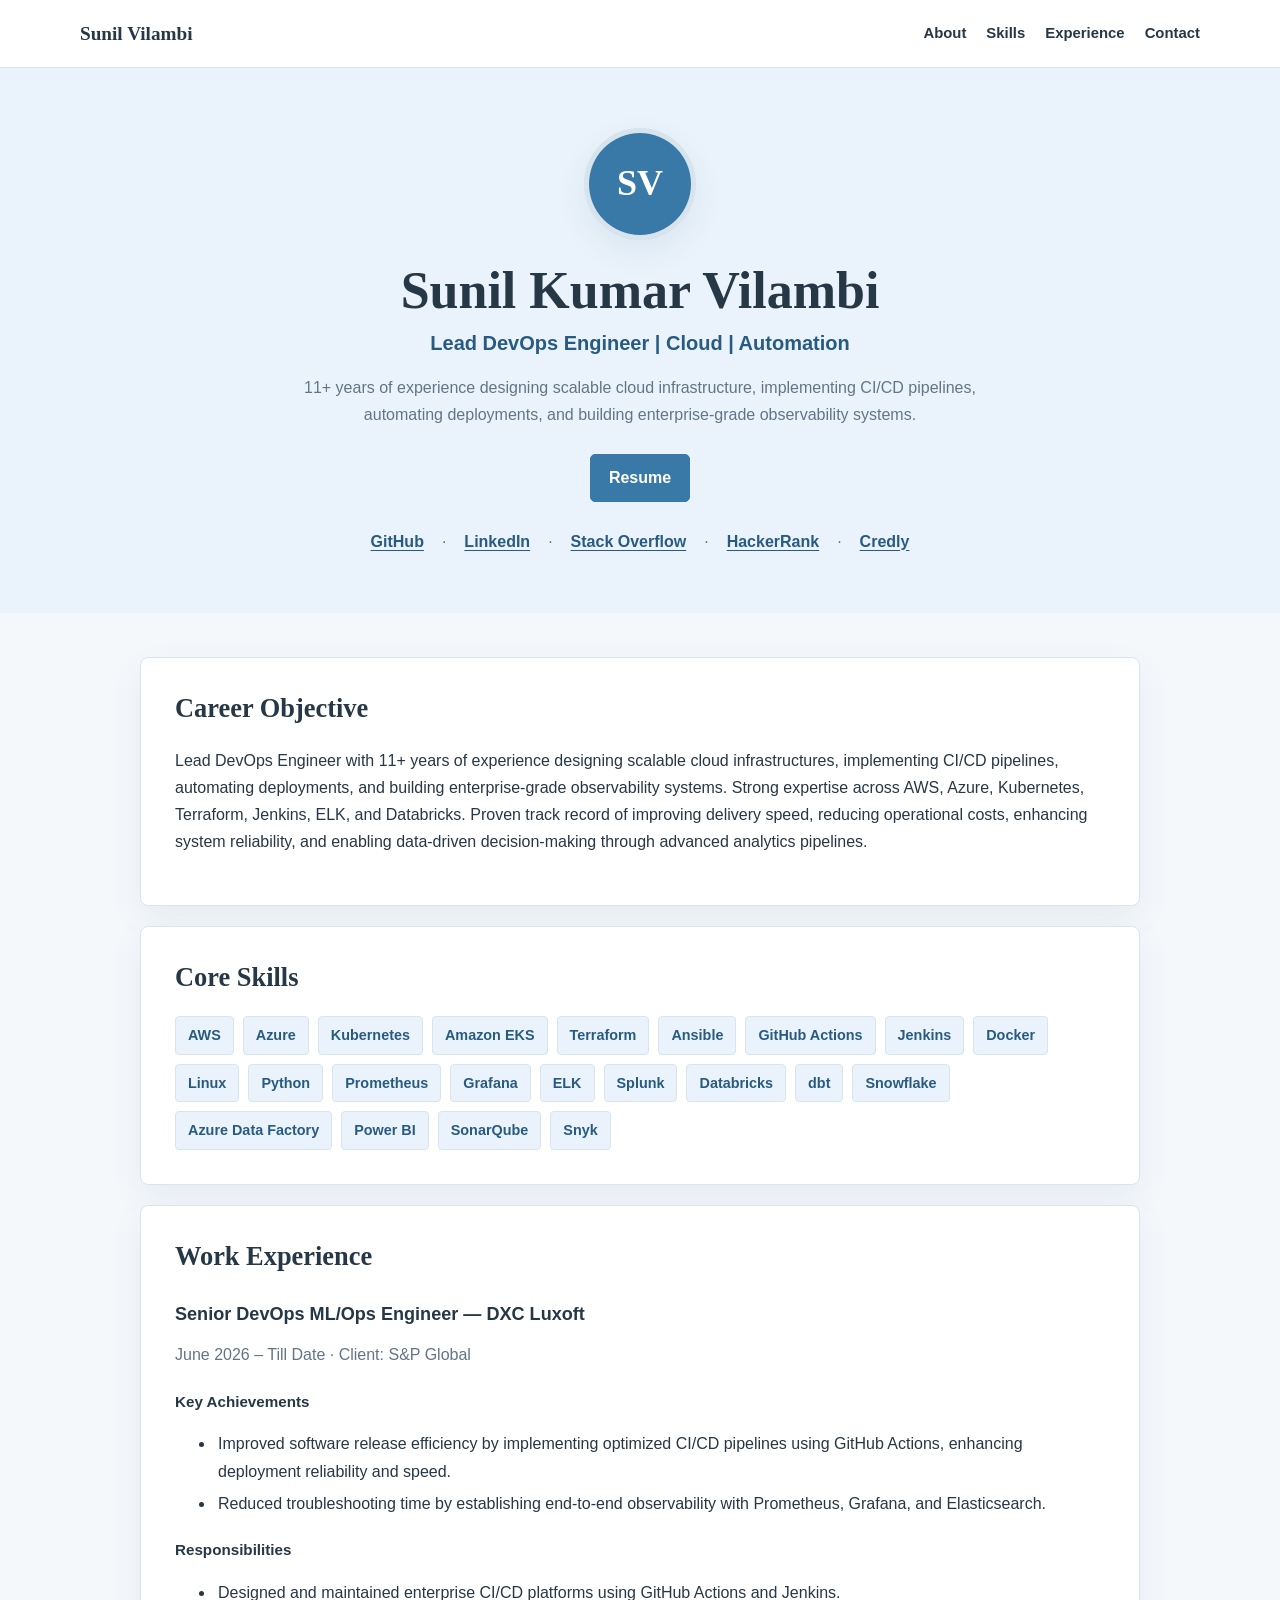
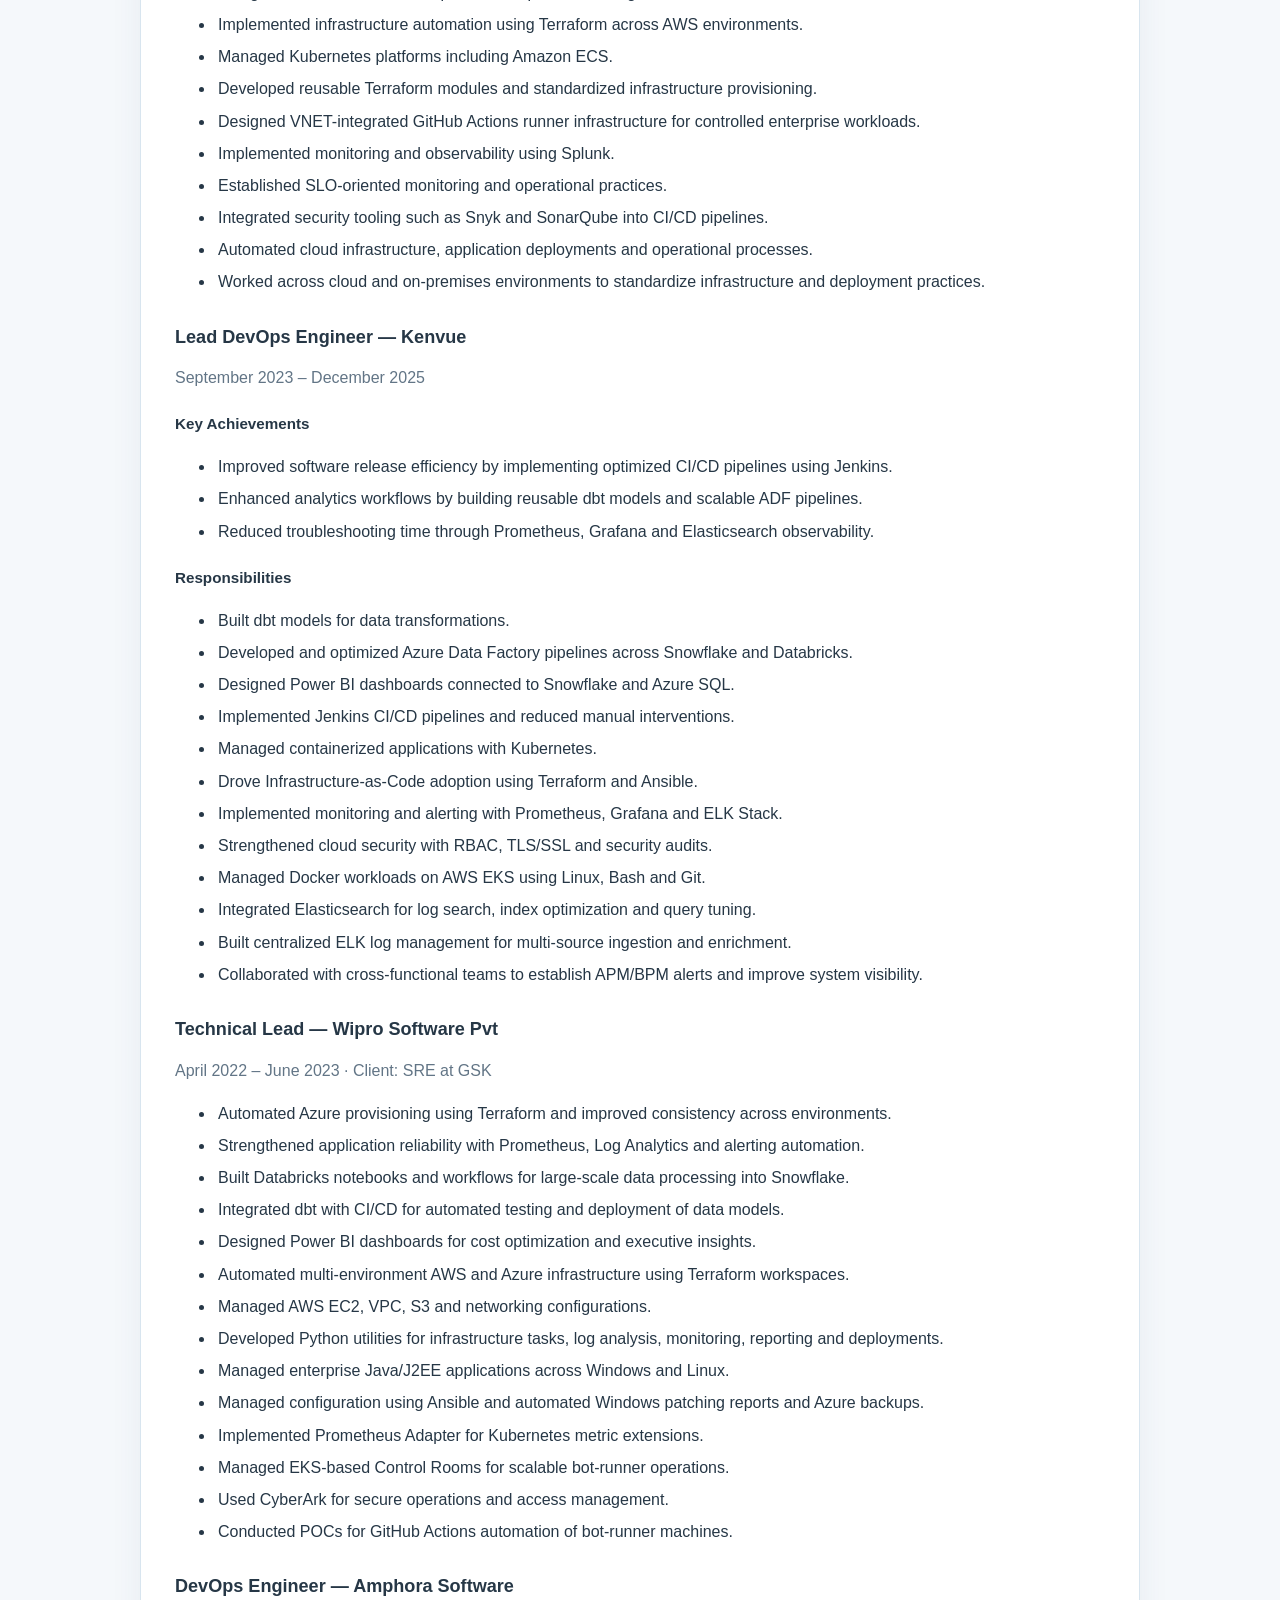
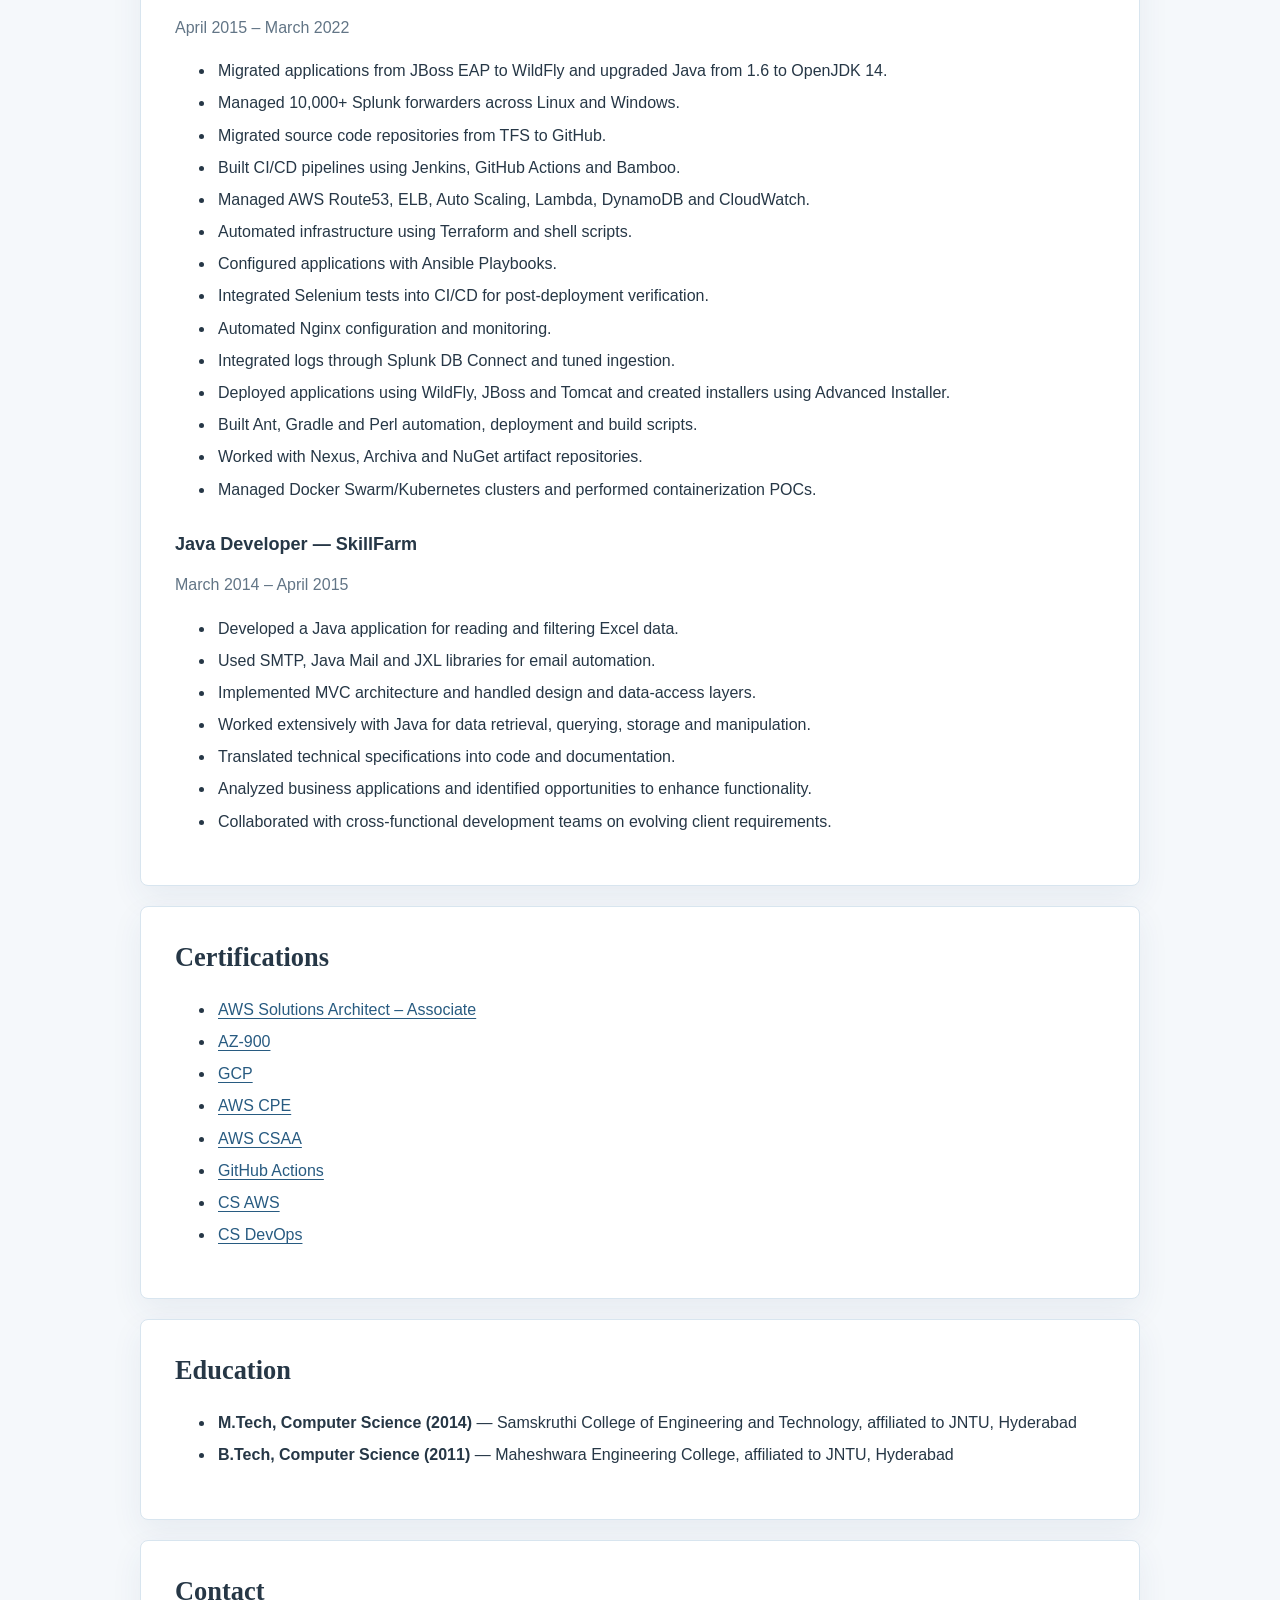
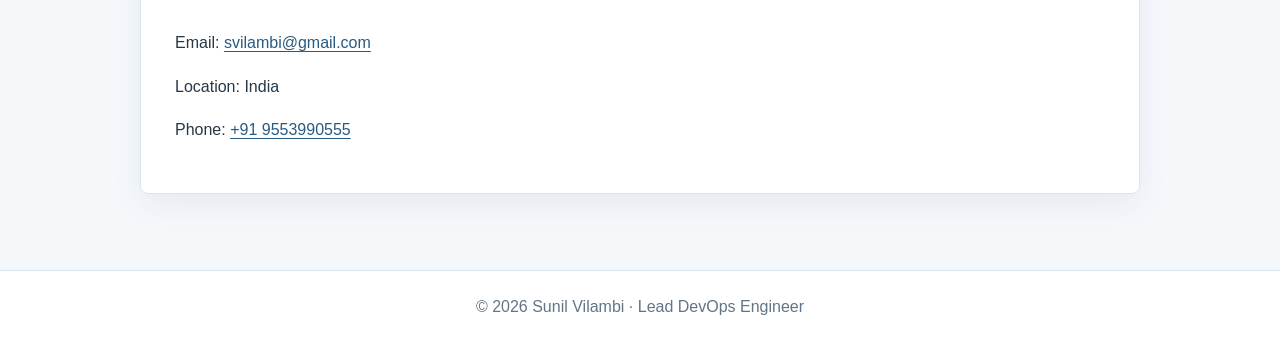
<file: index.html>
<!DOCTYPE html>
<html lang="en">
<head>
<meta charset="UTF-8">
<meta name="viewport" content="width=device-width, initial-scale=1.0">
<meta name="description" content="Sunil Kumar Vilambi - Lead DevOps Engineer with 11+ years of cloud, CI/CD, Kubernetes, Terraform and automation experience.">
<title>Sunil Vilambi | Lead DevOps Engineer</title>
<link rel="stylesheet" href="css/styles.css">
</head>
<body>
<header class="navbar">
<h2>Sunil Vilambi</h2>
<nav aria-label="Main navigation">
<a href="#about">About</a>
<a href="#skills">Skills</a>
<a href="#experience">Experience</a>
<a href="#contact">Contact</a>
</nav>
</header>
<section class="hero">
<div class="profile" aria-label="Sunil Vilambi">SV</div>
<h1>Sunil Kumar Vilambi</h1>
<h3>Lead DevOps Engineer | Cloud | Automation</h3>
<p>11+ years of experience designing scalable cloud infrastructure, implementing CI/CD pipelines, automating deployments, and building enterprise-grade observability systems.</p>
<a class="btn" href="assets/resume.pdf">Resume</a>
<p>
<a href="https://github.com/svilambi" target="_blank">GitHub</a> ·
<a href="https://www.linkedin.com/in/sun7555/" target="_blank">LinkedIn</a> ·
<a href="https://stackoverflow.com/users/2883272/sunil-kumar" target="_blank">Stack Overflow</a> ·
<a href="https://www.hackerrank.com/svilambi?hr_r=1" target="_blank">HackerRank</a> ·
<a href="https://www.credly.com/users/sunil-kumar.624fb905/badges/credly" target="_blank">Credly</a>
</p>
</section>

<main class="container">
<section class="card" id="about">
<h2>Career Objective</h2>
<p>Lead DevOps Engineer with 11+ years of experience designing scalable cloud infrastructures, implementing CI/CD pipelines, automating deployments, and building enterprise-grade observability systems. Strong expertise across AWS, Azure, Kubernetes, Terraform, Jenkins, ELK, and Databricks. Proven track record of improving delivery speed, reducing operational costs, enhancing system reliability, and enabling data-driven decision-making through advanced analytics pipelines.</p>
</section>

<section class="card" id="skills">
<h2>Core Skills</h2>
<div class="skills-grid">
<span>AWS</span><span>Azure</span><span>Kubernetes</span><span>Amazon EKS</span><span>Terraform</span><span>Ansible</span>
<span>GitHub Actions</span><span>Jenkins</span><span>Docker</span><span>Linux</span><span>Python</span><span>Prometheus</span>
<span>Grafana</span><span>ELK</span><span>Splunk</span><span>Databricks</span><span>dbt</span><span>Snowflake</span>
<span>Azure Data Factory</span><span>Power BI</span><span>SonarQube</span><span>Snyk</span>
</div>
</section>

<section class="card" id="experience">
<h2>Work Experience</h2>

<h3>Senior DevOps ML/Ops Engineer — DXC Luxoft</h3>
<p class="meta">June 2026 – Till Date · Client: S&amp;P Global</p>
<h4>Key Achievements</h4>
<ul>
<li>Improved software release efficiency by implementing optimized CI/CD pipelines using GitHub Actions, enhancing deployment reliability and speed.</li>
<li>Reduced troubleshooting time by establishing end-to-end observability with Prometheus, Grafana, and Elasticsearch.</li>
</ul>
<h4>Responsibilities</h4>
<ul>
<li>Designed and maintained enterprise CI/CD platforms using GitHub Actions and Jenkins.</li>
<li>Implemented infrastructure automation using Terraform across AWS environments.</li>
<li>Managed Kubernetes platforms including Amazon ECS.</li>
<li>Developed reusable Terraform modules and standardized infrastructure provisioning.</li>
<li>Designed VNET-integrated GitHub Actions runner infrastructure for controlled enterprise workloads.</li>
<li>Implemented monitoring and observability using Splunk.</li>
<li>Established SLO-oriented monitoring and operational practices.</li>
<li>Integrated security tooling such as Snyk and SonarQube into CI/CD pipelines.</li>
<li>Automated cloud infrastructure, application deployments and operational processes.</li>
<li>Worked across cloud and on-premises environments to standardize infrastructure and deployment practices.</li>
</ul>

<h3>Lead DevOps Engineer — Kenvue</h3>
<p class="meta">September 2023 – December 2025</p>
<h4>Key Achievements</h4>
<ul>
<li>Improved software release efficiency by implementing optimized CI/CD pipelines using Jenkins.</li>
<li>Enhanced analytics workflows by building reusable dbt models and scalable ADF pipelines.</li>
<li>Reduced troubleshooting time through Prometheus, Grafana and Elasticsearch observability.</li>
</ul>
<h4>Responsibilities</h4>
<ul>
<li>Built dbt models for data transformations.</li>
<li>Developed and optimized Azure Data Factory pipelines across Snowflake and Databricks.</li>
<li>Designed Power BI dashboards connected to Snowflake and Azure SQL.</li>
<li>Implemented Jenkins CI/CD pipelines and reduced manual interventions.</li>
<li>Managed containerized applications with Kubernetes.</li>
<li>Drove Infrastructure-as-Code adoption using Terraform and Ansible.</li>
<li>Implemented monitoring and alerting with Prometheus, Grafana and ELK Stack.</li>
<li>Strengthened cloud security with RBAC, TLS/SSL and security audits.</li>
<li>Managed Docker workloads on AWS EKS using Linux, Bash and Git.</li>
<li>Integrated Elasticsearch for log search, index optimization and query tuning.</li>
<li>Built centralized ELK log management for multi-source ingestion and enrichment.</li>
<li>Collaborated with cross-functional teams to establish APM/BPM alerts and improve system visibility.</li>
</ul>

<h3>Technical Lead — Wipro Software Pvt</h3>
<p class="meta">April 2022 – June 2023 · Client: SRE at GSK</p>
<ul>
<li>Automated Azure provisioning using Terraform and improved consistency across environments.</li>
<li>Strengthened application reliability with Prometheus, Log Analytics and alerting automation.</li>
<li>Built Databricks notebooks and workflows for large-scale data processing into Snowflake.</li>
<li>Integrated dbt with CI/CD for automated testing and deployment of data models.</li>
<li>Designed Power BI dashboards for cost optimization and executive insights.</li>
<li>Automated multi-environment AWS and Azure infrastructure using Terraform workspaces.</li>
<li>Managed AWS EC2, VPC, S3 and networking configurations.</li>
<li>Developed Python utilities for infrastructure tasks, log analysis, monitoring, reporting and deployments.</li>
<li>Managed enterprise Java/J2EE applications across Windows and Linux.</li>
<li>Managed configuration using Ansible and automated Windows patching reports and Azure backups.</li>
<li>Implemented Prometheus Adapter for Kubernetes metric extensions.</li>
<li>Managed EKS-based Control Rooms for scalable bot-runner operations.</li>
<li>Used CyberArk for secure operations and access management.</li>
<li>Conducted POCs for GitHub Actions automation of bot-runner machines.</li>
</ul>

<h3>DevOps Engineer — Amphora Software</h3>
<p class="meta">April 2015 – March 2022</p>
<ul>
<li>Migrated applications from JBoss EAP to WildFly and upgraded Java from 1.6 to OpenJDK 14.</li>
<li>Managed 10,000+ Splunk forwarders across Linux and Windows.</li>
<li>Migrated source code repositories from TFS to GitHub.</li>
<li>Built CI/CD pipelines using Jenkins, GitHub Actions and Bamboo.</li>
<li>Managed AWS Route53, ELB, Auto Scaling, Lambda, DynamoDB and CloudWatch.</li>
<li>Automated infrastructure using Terraform and shell scripts.</li>
<li>Configured applications with Ansible Playbooks.</li>
<li>Integrated Selenium tests into CI/CD for post-deployment verification.</li>
<li>Automated Nginx configuration and monitoring.</li>
<li>Integrated logs through Splunk DB Connect and tuned ingestion.</li>
<li>Deployed applications using WildFly, JBoss and Tomcat and created installers using Advanced Installer.</li>
<li>Built Ant, Gradle and Perl automation, deployment and build scripts.</li>
<li>Worked with Nexus, Archiva and NuGet artifact repositories.</li>
<li>Managed Docker Swarm/Kubernetes clusters and performed containerization POCs.</li>
</ul>

<h3>Java Developer — SkillFarm</h3>
<p class="meta">March 2014 – April 2015</p>
<ul>
<li>Developed a Java application for reading and filtering Excel data.</li>
<li>Used SMTP, Java Mail and JXL libraries for email automation.</li>
<li>Implemented MVC architecture and handled design and data-access layers.</li>
<li>Worked extensively with Java for data retrieval, querying, storage and manipulation.</li>
<li>Translated technical specifications into code and documentation.</li>
<li>Analyzed business applications and identified opportunities to enhance functionality.</li>
<li>Collaborated with cross-functional development teams on evolving client requirements.</li>
</ul>
</section>

<section class="card" id="certifications">
<h2>Certifications</h2>
<ul>
<li><a href="https://www.credly.com/badges/0ddca455-500d-4d31-9f7b-d0330970172d/linked_in_profile" target="_blank">AWS Solutions Architect – Associate</a></li>
<li><a href="https://sunil-kumar.s3.ap-south-1.amazonaws.com/Certifications+-+sunilkumar-4005+_+Microsoft+Learn.pdf" target="_blank">AZ-900</a></li>
<li><a href="https://partner.cloudskillsboost.google/public_profiles/c7ee802d-a651-46f2-be77-c0e437761a55" target="_blank">GCP</a></li>
<li><a href="https://sunil-kumar.s3.ap-south-1.amazonaws.com/134_3_1875777_1655905194_AWS+Course+Completion+Certificate.pdf" target="_blank">AWS CPE</a></li>
<li><a href="https://udemy-certificate.s3.amazonaws.com/pdf/UC-a07f6270-dc45-47ee-8bd4-e7bdf9d19fc8.pdf" target="_blank">AWS CSAA</a></li>
<li><a href="https://udemy-certificate.s3.amazonaws.com/image/UC-a786a3d5-ca74-48b1-bfd0-6d8ee7f46599.jpg" target="_blank">GitHub Actions</a></li>
<li><a href="https://certificates.simplicdn.net/share/1532119.pdf" target="_blank">CS AWS</a></li>
<li><a href="https://certificates.simplicdn.net/share/1525909.pdf" target="_blank">CS DevOps</a></li>
</ul>
</section>

<section class="card" id="education">
<h2>Education</h2>
<ul>
<li><strong>M.Tech, Computer Science (2014)</strong> — Samskruthi College of Engineering and Technology, affiliated to JNTU, Hyderabad</li>
<li><strong>B.Tech, Computer Science (2011)</strong> — Maheshwara Engineering College, affiliated to JNTU, Hyderabad</li>
</ul>
</section>

<section class="card" id="contact">
<h2>Contact</h2>
<p>Email: <a href="mailto:svilambi@gmail.com">svilambi@gmail.com</a></p>
<p>Location: India</p><p>Phone: <a href="tel:+919553990555">+91 9553990555</a></p>
</section>
</main>

<footer><p>© 2026 Sunil Vilambi · Lead DevOps Engineer</p></footer>
<script src="js/main.js"></script>
</body>
</html>
</file>
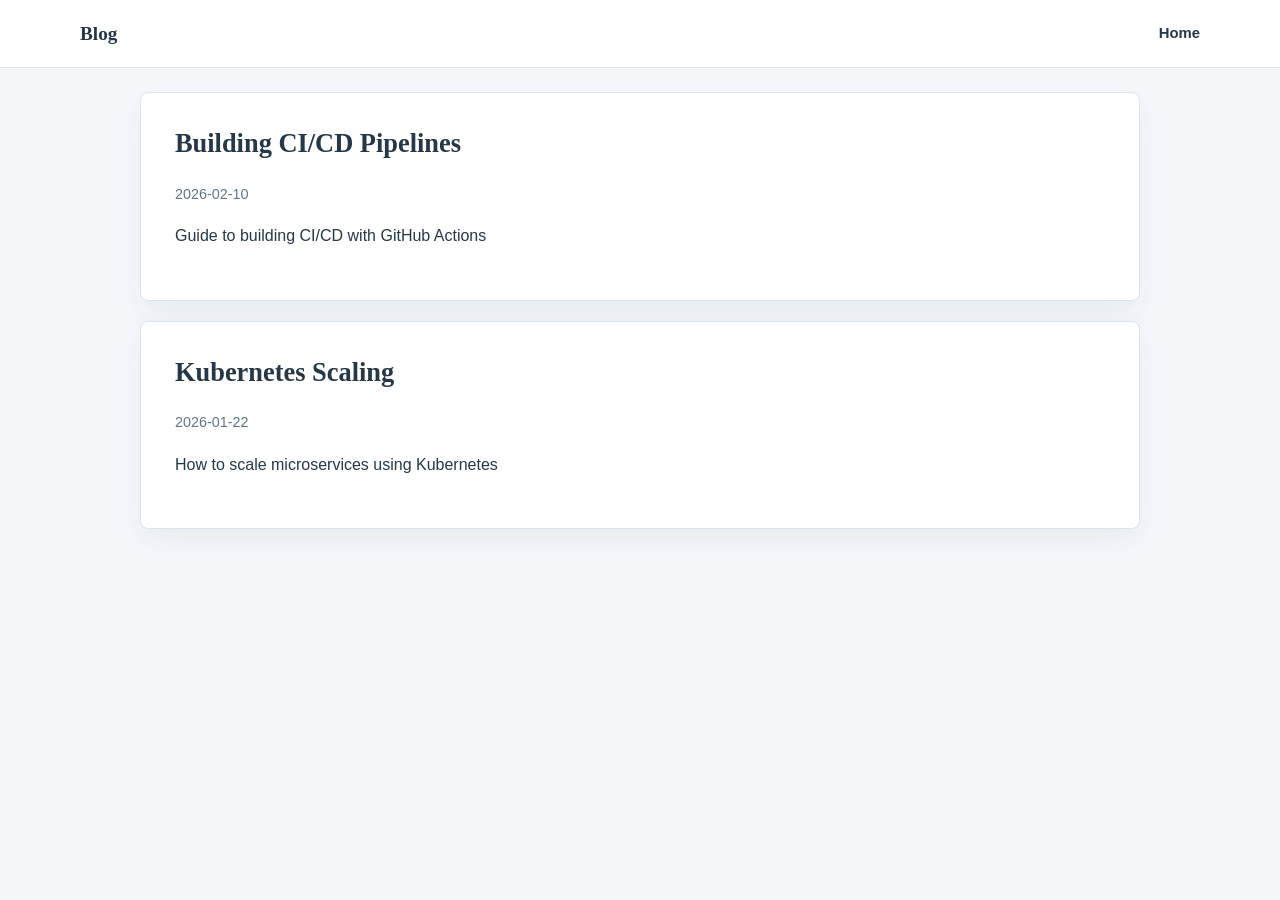
<file: blog.html>
<!DOCTYPE html>
<html>
<head>
<meta charset="UTF-8">
<meta name="viewport" content="width=device-width, initial-scale=1.0">
<title>Blog</title>
<link rel="stylesheet" href="css/styles.css">
</head>
<body>

<header class="navbar">
<h2>Blog</h2>
<nav aria-label="Main navigation"><a href="index.html">Home</a></nav>
</header>

<section id="blog"></section>

<script src="js/blog.js"></script>
</body>
</html>
</file>
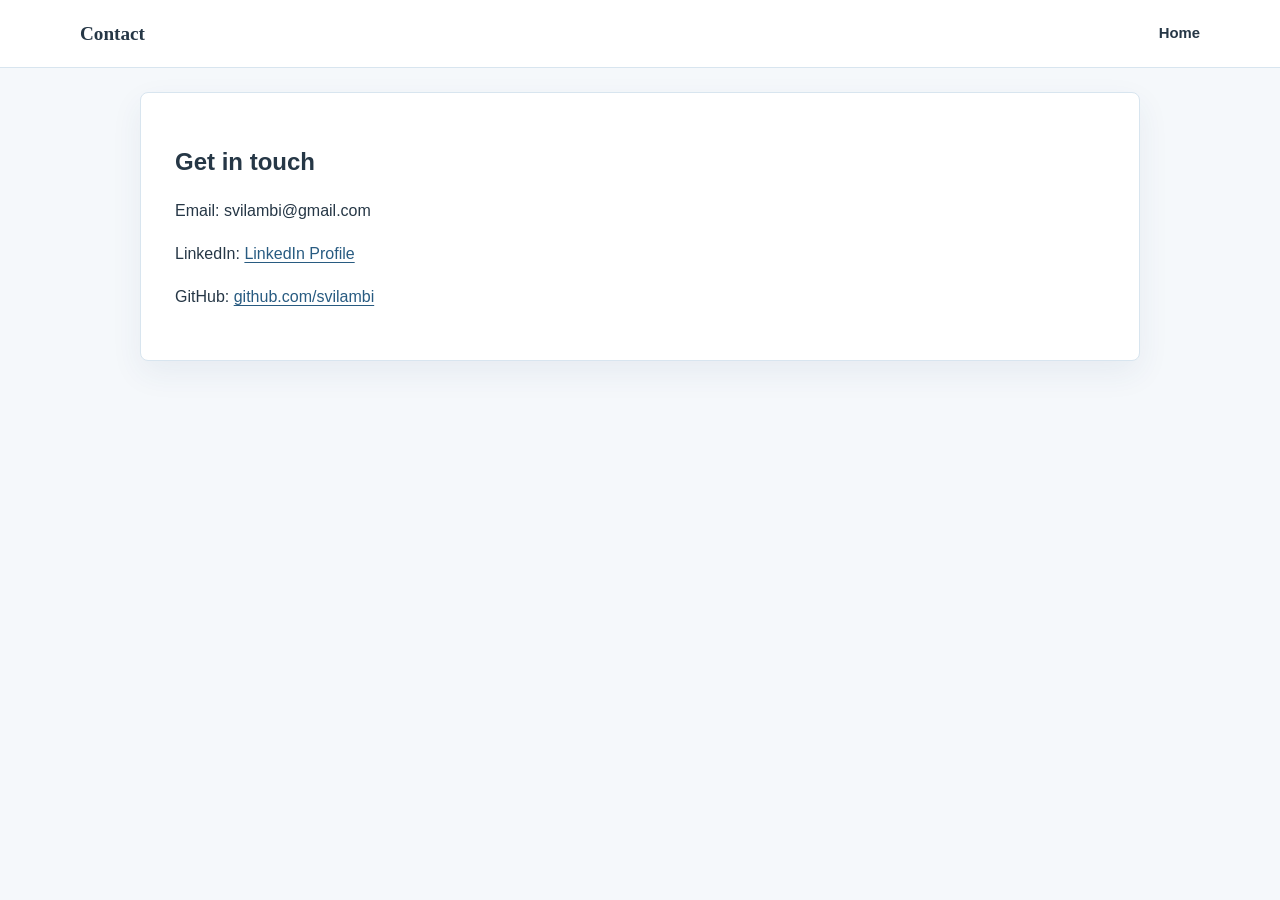
<file: contact.html>
<!DOCTYPE html>
<html>
<head>
<meta charset="UTF-8">
<meta name="viewport" content="width=device-width, initial-scale=1.0">
<title>Contact</title>
<link rel="stylesheet" href="css/styles.css">
</head>
<body>

<header class="navbar">
<h2>Contact</h2>
<nav aria-label="Main navigation"><a href="index.html">Home</a></nav>
</header>

<main class="page-content">
<section class="content-panel">
<h1>Get in touch</h1>
<p>Email: svilambi@gmail.com</p>

<p>LinkedIn:
<a href="https://www.linkedin.com/in/sun7555/">LinkedIn Profile</a>
</p>

<p>GitHub:
<a href="https://github.com/svilambi">github.com/svilambi</a>
</p>
</section>
</main>

</body>
</html>
</file>
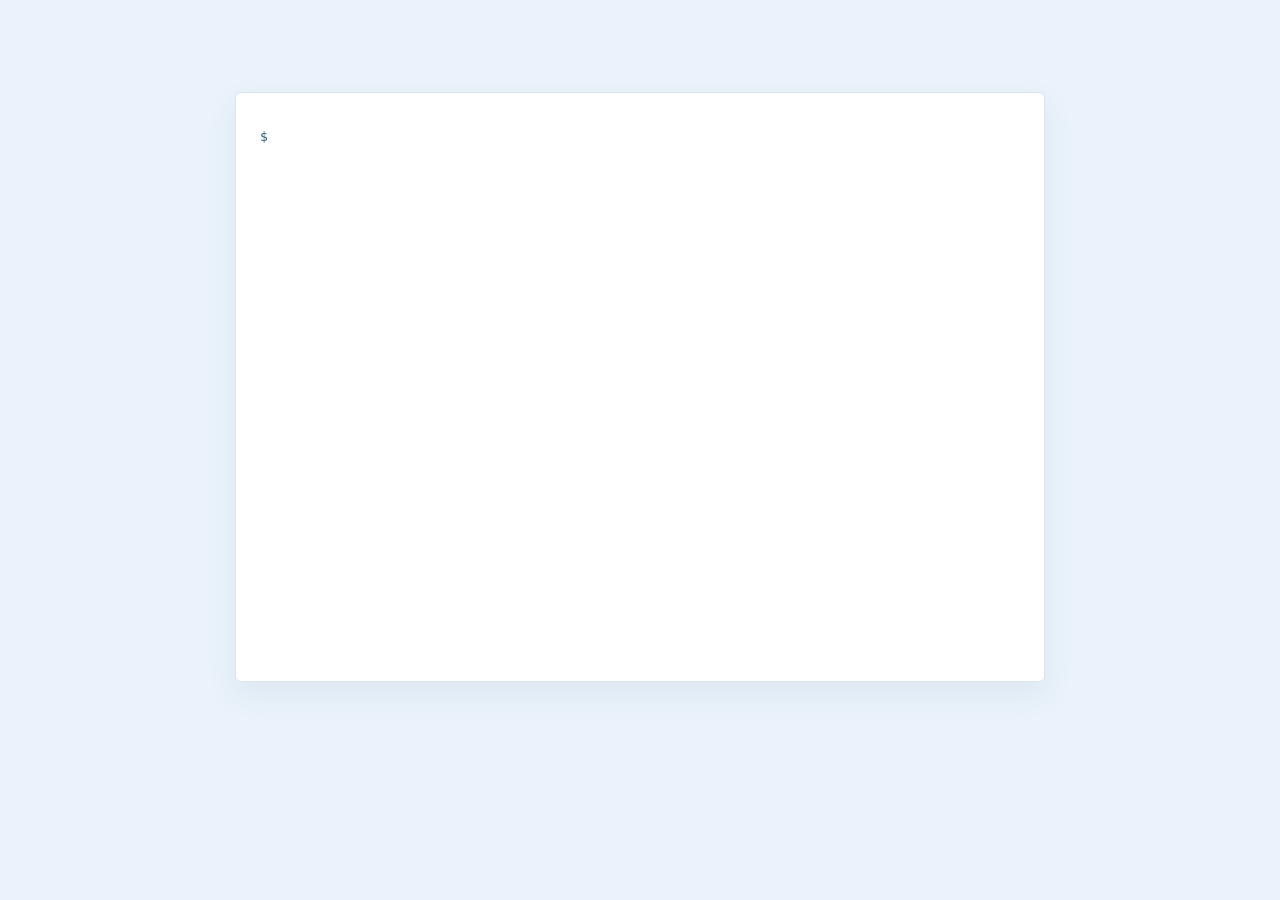
<file: terminal.html>
<!DOCTYPE html>
<html>
<head>
<meta name="viewport" content="width=device-width, initial-scale=1.0">
<title>Sunil Terminal</title>
<link rel="stylesheet" href="css/terminal.css">
</head>
<body>

<div class="terminal">
<div id="output"></div>
<div class="input-line">
<span>$</span>
<input id="command" autofocus>
</div>
</div>

<script src="js/terminal.js"></script>
</body>
</html>
</file>
<file: css/styles.css>
:root {
	color-scheme: light;
	--page: #f5f8fb;
	--surface: #ffffff;
	--surface-soft: #eaf3fb;
	--ink: #263746;
	--muted: #627586;
	--line: #d8e5ef;
	--accent: #3979a8;
	--accent-dark: #285b81;
	--shadow: 0 12px 32px rgba(39, 77, 108, 0.07);
}

* {
	box-sizing: border-box;
}

html {
	scroll-behavior: smooth;
	scroll-padding-top: 88px;
}

body {
	margin: 0;
	background: var(--page);
	color: var(--ink);
	font-family: "Segoe UI", "Trebuchet MS", sans-serif;
	font-size: 16px;
	line-height: 1.7;
}

a {
	color: var(--accent-dark);
	text-underline-offset: 3px;
}

a:hover {
	color: var(--accent);
}

.navbar {
	position: sticky;
	top: 0;
	z-index: 10;
	display: flex;
	align-items: center;
	justify-content: space-between;
	gap: 24px;
	min-height: 68px;
	padding: 12px max(24px, calc((100% - 1120px) / 2));
	border-bottom: 1px solid var(--line);
	background: rgba(255, 255, 255, 0.96);
}

.navbar h2 {
	margin: 0;
	font-family: Georgia, "Times New Roman", serif;
	font-size: 1.2rem;
	font-weight: 600;
}

.navbar nav {
	display: flex;
	flex-wrap: wrap;
	justify-content: flex-end;
	gap: 8px 20px;
}

.navbar a {
	color: var(--ink);
	font-size: 0.93rem;
	font-weight: 600;
	text-decoration: none;
}

.navbar a:hover,
.navbar a:focus-visible {
	color: var(--accent);
}

.hero {
	padding: clamp(36px, 5vw, 60px) 24px 40px;
	background: var(--surface-soft);
	text-align: center;
}

.hero h1,
h1,
h2,
h3 {
	line-height: 1.25;
}

.hero h1 {
	margin: 18px 0 8px;
	font-family: Georgia, "Times New Roman", serif;
	font-size: clamp(2rem, 5vw, 3.25rem);
	font-weight: 600;
	letter-spacing: 0;
}

.hero h3 {
	margin: 0;
	color: var(--accent-dark);
	font-size: clamp(1rem, 2.4vw, 1.25rem);
	font-weight: 600;
}

.hero > p {
	max-width: 720px;
	margin: 18px auto;
	color: var(--muted);
}

.hero > p:last-child {
	display: flex;
	flex-wrap: wrap;
	justify-content: center;
	gap: 8px 18px;
}

.hero > p:last-child a {
	font-weight: 600;
}

.profile {
	display: inline-flex;
	width: 112px;
	aspect-ratio: 1;
	align-items: center;
	justify-content: center;
	border: 5px solid rgba(255, 255, 255, 0.8);
	border-radius: 50%;
	background: var(--accent);
	color: #fff;
	font-family: Georgia, "Times New Roman", serif;
	font-size: 2.25rem;
	font-weight: 700;
	box-shadow: var(--shadow);
}

.btn {
	display: inline-flex;
	min-height: 44px;
	align-items: center;
	justify-content: center;
	margin: 8px 5px;
	padding: 9px 18px;
	border: 1px solid var(--accent);
	border-radius: 5px;
	background: var(--accent);
	color: #fff;
	font-weight: 600;
	text-decoration: none;
	transition: background-color 160ms ease, transform 160ms ease;
}

.btn:hover {
	transform: translateY(-1px);
	background: var(--accent-dark);
	color: #fff;
}

.btn.secondary {
	background: transparent;
	color: var(--accent-dark);
}

.btn.secondary:hover {
	background: #e1edf6;
}

.container {
	width: min(100% - 40px, 1000px);
	margin: 0 auto;
	padding: 24px 0 56px;
}

.card,
#blog article,
#metrics,
.content-panel {
	margin: 20px 0;
	padding: clamp(20px, 4vw, 34px);
	border: 1px solid var(--line);
	border-radius: 8px;
	background: var(--surface);
	box-shadow: var(--shadow);
}

.card h2,
#blog h2,
.content-panel h2 {
	margin-top: 0;
	font-family: Georgia, "Times New Roman", serif;
	font-size: 1.65rem;
	font-weight: 600;
}

.card h3 {
	margin: 30px 0 4px;
	font-size: 1.13rem;
}

.card h4 {
	margin: 20px 0 4px;
	font-size: 0.95rem;
}

.card li {
	padding-left: 3px;
	margin: 5px 0;
}

.skills-grid {
	display: flex;
	flex-wrap: wrap;
	gap: 9px;
}

.skills-grid span {
	padding: 6px 12px;
	border: 1px solid var(--line);
	border-radius: 4px;
	background: var(--surface-soft);
	color: var(--accent-dark);
	font-size: 0.9rem;
	font-weight: 600;
}

.meta {
	color: var(--muted);
}

footer {
	padding: 22px 20px;
	border-top: 1px solid var(--line);
	background: var(--surface);
	color: var(--muted);
	text-align: center;
}

footer p {
	margin: 0;
}

#blog,
.page-content {
	width: min(100% - 40px, 1000px);
	margin: 24px auto 56px;
}

#blog article p:first-of-type {
	color: var(--muted);
	font-size: 0.9rem;
}

#metrics {
	display: grid;
	grid-template-columns: repeat(auto-fit, minmax(min(100%, 180px), 1fr));
	gap: 12px;
}

#metrics h3 {
	margin: 0;
	padding: 18px;
	border-radius: 5px;
	background: var(--surface-soft);
	color: var(--accent-dark);
	font-size: 1rem;
}

.page-content img {
	display: block;
	max-width: 100%;
	height: auto;
	overflow-x: auto;
}

@media (max-width: 640px) {
	html {
		scroll-padding-top: 120px;
	}

	.navbar {
		align-items: flex-start;
		flex-direction: column;
		gap: 6px;
		padding: 12px 20px;
	}

	.navbar nav {
		justify-content: flex-start;
		gap: 6px 16px;
	}

	.hero {
		padding-right: 20px;
		padding-left: 20px;
	}

	.container,
	#blog,
	.page-content {
		width: min(100% - 28px, 1000px);
	}

	.card,
	#blog article,
	#metrics,
	.content-panel {
		margin: 14px 0;
	}
}
</file>
<file: css/terminal.css>
body {
	margin: 0;
	padding: 20px;
	background: #eaf3fb;
	color: #285b81;
	font-family: monospace;
}

.terminal {
	width: min(100%, 760px);
	min-height: 60vh;
	margin: 8vh auto;
	padding: 24px;
	border: 1px solid #d8e5ef;
	border-radius: 6px;
	background: #fff;
	box-shadow: 0 12px 32px rgba(39, 77, 108, 0.07);
}

.input-line {
	display: flex;
	gap: 10px;
	margin-top: 12px;
}

input {
	flex: 1;
	min-width: 0;
	border: 0;
	background: transparent;
	color: #285b81;
	font: inherit;
	outline: none;
}
</file>
